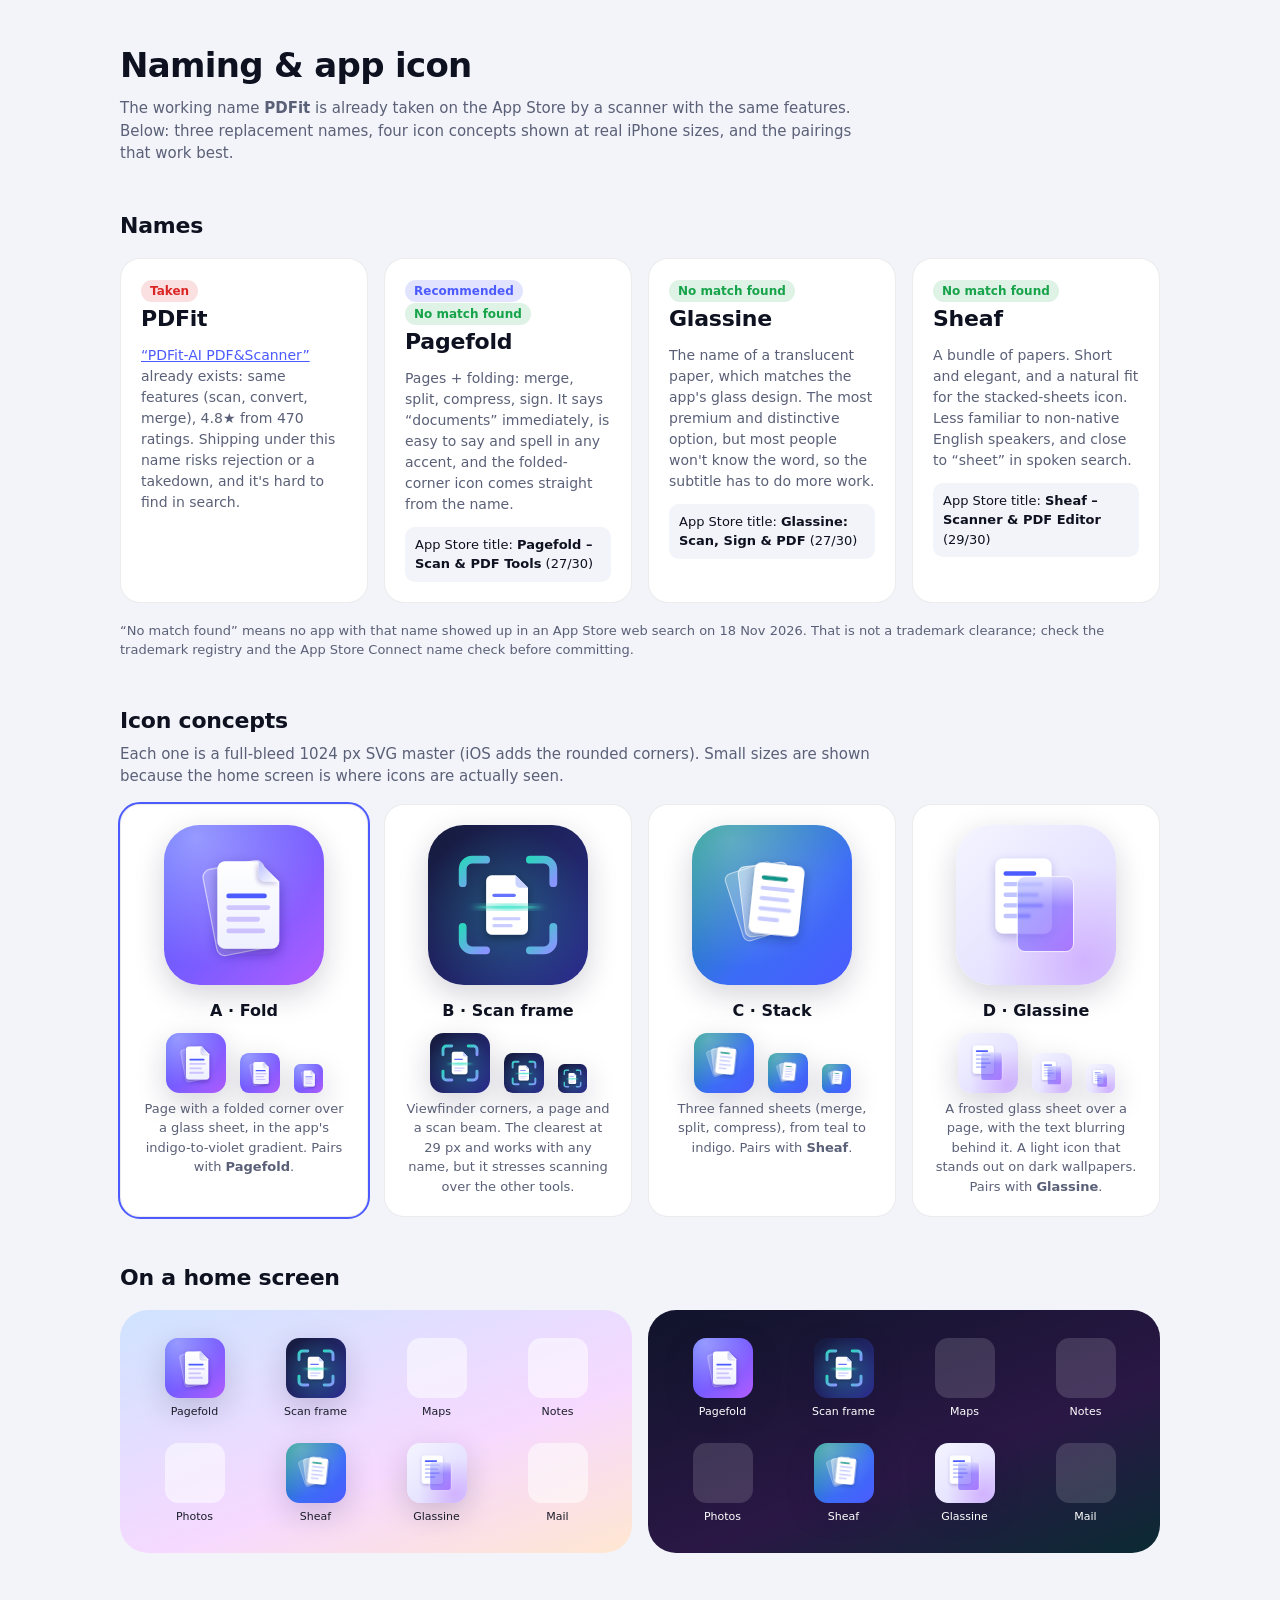
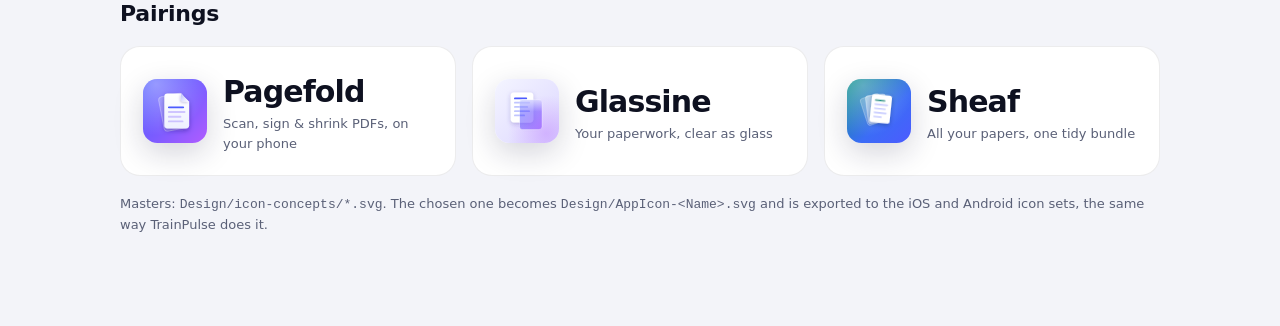
<file: Design/brand-board.html>
<!doctype html>
<html lang="en">
<head>
<meta charset="utf-8">
<meta name="viewport" content="width=device-width, initial-scale=1">
<title>Naming &amp; Icon Board</title>
<style>
  :root { --bg:#F3F4F9; --card:#fff; --text:#0E1120; --muted:#5A6077; --line:rgba(14,17,32,.08); --primary:#4C5BFF; --ok:#16A34A; --warn:#D97706; --bad:#DC2626; }
  @media (prefers-color-scheme: dark) { :root:not([data-theme="light"]) { --bg:#0A0C12; --card:#151824; --text:#F2F3F8; --muted:#9CA2B6; --line:rgba(255,255,255,.08); --primary:#8A94FF; } }
  * { box-sizing: border-box; }
  body { margin:0; background:var(--bg); color:var(--text); font:15px/1.5 -apple-system, BlinkMacSystemFont, "SF Pro Text", Inter, system-ui, sans-serif; }
  main { max-width: 1080px; margin: 0 auto; padding: 40px 20px 80px; }
  h1 { font-size: 34px; letter-spacing: -.02em; margin: 0 0 6px; }
  h2 { font-size: 22px; margin: 44px 0 6px; letter-spacing: -.01em; }
  .lede { color: var(--muted); margin: 0 0 8px; max-width: 760px; }
  .grid { display: grid; gap: 16px; grid-template-columns: repeat(auto-fit, minmax(240px, 1fr)); margin-top: 16px; }
  .card { background: var(--card); border: 1px solid var(--line); border-radius: 20px; padding: 20px; }
  .card h3 { margin: 0 0 2px; font-size: 22px; letter-spacing: -.01em; }
  .tag { display: inline-block; font-size: 12px; font-weight: 700; padding: 2px 9px; border-radius: 99px; margin-right: 6px; }
  .rec { background: color-mix(in srgb, var(--primary) 16%, transparent); color: var(--primary); }
  .ok { background: color-mix(in srgb, var(--ok) 14%, transparent); color: var(--ok); }
  .bad { background: color-mix(in srgb, var(--bad) 14%, transparent); color: var(--bad); }
  .card p { margin: 10px 0 0; color: var(--muted); font-size: 14px; }
  .card .store { margin-top: 12px; font-size: 13px; padding: 8px 10px; border-radius: 10px; background: var(--bg); }
  .card a { color: var(--primary); }
  .icons { display: grid; gap: 16px; grid-template-columns: repeat(auto-fit, minmax(230px, 1fr)); margin-top: 16px; }
  .icon-card { background: var(--card); border: 1px solid var(--line); border-radius: 20px; padding: 20px; text-align: center; }
  .icon-card.recommended { outline: 2px solid var(--primary); }
  .squircle { border-radius: 22.37%; display: block; box-shadow: 0 10px 30px rgba(20,24,60,.18); }
  .big { width: 160px; height: 160px; margin: 0 auto 14px; }
  .sizes { display: flex; gap: 14px; align-items: end; justify-content: center; margin: 10px 0 6px; }
  .s60 { width: 60px; height: 60px; } .s40 { width: 40px; height: 40px; } .s29 { width: 29px; height: 29px; }
  .icon-card h4 { margin: 0; font-size: 16px; }
  .icon-card p { margin: 6px 0 0; color: var(--muted); font-size: 13px; }
  .walls { display: grid; gap: 16px; grid-template-columns: 1fr 1fr; margin-top: 16px; }
  @media (max-width: 720px) { .walls { grid-template-columns: 1fr; } }
  .wall { border-radius: 28px; padding: 28px 18px; display: grid; grid-template-columns: repeat(4, 1fr); gap: 22px 8px; }
  .wall.light { background: linear-gradient(160deg, #cfe3ff, #f6d9ff 60%, #ffe7d1); }
  .wall.dark { background: linear-gradient(160deg, #10142b, #2a1745 60%, #0b2b33); }
  .app { display: flex; flex-direction: column; align-items: center; gap: 6px; font-size: 11px; }
  .wall.light .app { color: #1b1d2a; } .wall.dark .app { color: #fff; }
  .app img, .app .ph { width: 60px; height: 60px; }
  .ph { border-radius: 22.37%; background: rgba(255,255,255,.55); }
  .wall.dark .ph { background: rgba(255,255,255,.14); }
  .lockups { display: grid; gap: 16px; grid-template-columns: repeat(auto-fit, minmax(300px, 1fr)); margin-top: 16px; }
  .lockup { background: var(--card); border: 1px solid var(--line); border-radius: 20px; padding: 22px; display: flex; align-items: center; gap: 16px; }
  .lockup img { width: 64px; height: 64px; }
  .wordmark { font-size: 30px; font-weight: 750; letter-spacing: -.03em; }
  .wordmark small { display: block; font-size: 13px; font-weight: 500; letter-spacing: 0; color: var(--muted); }
  .note { color: var(--muted); font-size: 13px; margin-top: 18px; }
  code { font-size: 13px; }
</style>
</head>
<body>
<main>
  <h1>Naming &amp; app icon</h1>
  <p class="lede">The working name <b>PDFit</b> is already taken on the App Store by a scanner with the same features. Below: three replacement names, four icon concepts shown at real iPhone sizes, and the pairings that work best.</p>

  <h2>Names</h2>
  <div class="grid">
    <div class="card">
      <span class="tag bad">Taken</span>
      <h3>PDFit</h3>
      <p><a href="https://apps.apple.com/app/id6473573055">“PDFit-AI PDF&amp;Scanner”</a> already exists: same features (scan, convert, merge), 4.8★ from 470 ratings. Shipping under this name risks rejection or a takedown, and it's hard to find in search.</p>
    </div>
    <div class="card">
      <span class="tag rec">Recommended</span><span class="tag ok">No match found</span>
      <h3>Pagefold</h3>
      <p>Pages + folding: merge, split, compress, sign. It says “documents” immediately, is easy to say and spell in any accent, and the folded-corner icon comes straight from the name.</p>
      <div class="store">App Store title: <b>Pagefold – Scan &amp; PDF Tools</b> (27/30)</div>
    </div>
    <div class="card">
      <span class="tag ok">No match found</span>
      <h3>Glassine</h3>
      <p>The name of a translucent paper, which matches the app's glass design. The most premium and distinctive option, but most people won't know the word, so the subtitle has to do more work.</p>
      <div class="store">App Store title: <b>Glassine: Scan, Sign &amp; PDF</b> (27/30)</div>
    </div>
    <div class="card">
      <span class="tag ok">No match found</span>
      <h3>Sheaf</h3>
      <p>A bundle of papers. Short and elegant, and a natural fit for the stacked-sheets icon. Less familiar to non-native English speakers, and close to “sheet” in spoken search.</p>
      <div class="store">App Store title: <b>Sheaf – Scanner &amp; PDF Editor</b> (29/30)</div>
    </div>
  </div>
  <p class="note">“No match found” means no app with that name showed up in an App Store web search on 18 Nov 2026. That is not a trademark clearance; check the trademark registry and the App Store Connect name check before committing.</p>

  <h2>Icon concepts</h2>
  <p class="lede">Each one is a full-bleed 1024 px SVG master (iOS adds the rounded corners). Small sizes are shown because the home screen is where icons are actually seen.</p>
  <div class="icons">
    <div class="icon-card recommended">
      <img class="squircle big" src="icon-concepts/A-fold.svg" alt="Concept A, folded page">
      <h4>A · Fold</h4>
      <div class="sizes"><img class="squircle s60" src="icon-concepts/A-fold.svg" alt=""><img class="squircle s40" src="icon-concepts/A-fold.svg" alt=""><img class="squircle s29" src="icon-concepts/A-fold.svg" alt=""></div>
      <p>Page with a folded corner over a glass sheet, in the app's indigo-to-violet gradient. Pairs with <b>Pagefold</b>.</p>
    </div>
    <div class="icon-card">
      <img class="squircle big" src="icon-concepts/B-scan-frame.svg" alt="Concept B, scan frame">
      <h4>B · Scan frame</h4>
      <div class="sizes"><img class="squircle s60" src="icon-concepts/B-scan-frame.svg" alt=""><img class="squircle s40" src="icon-concepts/B-scan-frame.svg" alt=""><img class="squircle s29" src="icon-concepts/B-scan-frame.svg" alt=""></div>
      <p>Viewfinder corners, a page and a scan beam. The clearest at 29 px and works with any name, but it stresses scanning over the other tools.</p>
    </div>
    <div class="icon-card">
      <img class="squircle big" src="icon-concepts/C-stack.svg" alt="Concept C, stacked sheets">
      <h4>C · Stack</h4>
      <div class="sizes"><img class="squircle s60" src="icon-concepts/C-stack.svg" alt=""><img class="squircle s40" src="icon-concepts/C-stack.svg" alt=""><img class="squircle s29" src="icon-concepts/C-stack.svg" alt=""></div>
      <p>Three fanned sheets (merge, split, compress), from teal to indigo. Pairs with <b>Sheaf</b>.</p>
    </div>
    <div class="icon-card">
      <img class="squircle big" src="icon-concepts/D-glassine.svg" alt="Concept D, frosted glass over a page">
      <h4>D · Glassine</h4>
      <div class="sizes"><img class="squircle s60" src="icon-concepts/D-glassine.svg" alt=""><img class="squircle s40" src="icon-concepts/D-glassine.svg" alt=""><img class="squircle s29" src="icon-concepts/D-glassine.svg" alt=""></div>
      <p>A frosted glass sheet over a page, with the text blurring behind it. A light icon that stands out on dark wallpapers. Pairs with <b>Glassine</b>.</p>
    </div>
  </div>

  <h2>On a home screen</h2>
  <div class="walls">
    <div class="wall light">
      <div class="app"><img class="squircle" src="icon-concepts/A-fold.svg" alt="">Pagefold</div>
      <div class="app"><img class="squircle" src="icon-concepts/B-scan-frame.svg" alt="">Scan frame</div>
      <div class="app"><div class="ph"></div>Maps</div>
      <div class="app"><div class="ph"></div>Notes</div>
      <div class="app"><div class="ph"></div>Photos</div>
      <div class="app"><img class="squircle" src="icon-concepts/C-stack.svg" alt="">Sheaf</div>
      <div class="app"><img class="squircle" src="icon-concepts/D-glassine.svg" alt="">Glassine</div>
      <div class="app"><div class="ph"></div>Mail</div>
    </div>
    <div class="wall dark">
      <div class="app"><img class="squircle" src="icon-concepts/A-fold.svg" alt="">Pagefold</div>
      <div class="app"><img class="squircle" src="icon-concepts/B-scan-frame.svg" alt="">Scan frame</div>
      <div class="app"><div class="ph"></div>Maps</div>
      <div class="app"><div class="ph"></div>Notes</div>
      <div class="app"><div class="ph"></div>Photos</div>
      <div class="app"><img class="squircle" src="icon-concepts/C-stack.svg" alt="">Sheaf</div>
      <div class="app"><img class="squircle" src="icon-concepts/D-glassine.svg" alt="">Glassine</div>
      <div class="app"><div class="ph"></div>Mail</div>
    </div>
  </div>

  <h2>Pairings</h2>
  <div class="lockups">
    <div class="lockup"><img class="squircle" src="icon-concepts/A-fold.svg" alt=""><div class="wordmark">Pagefold<small>Scan, sign &amp; shrink PDFs, on your phone</small></div></div>
    <div class="lockup"><img class="squircle" src="icon-concepts/D-glassine.svg" alt=""><div class="wordmark">Glassine<small>Your paperwork, clear as glass</small></div></div>
    <div class="lockup"><img class="squircle" src="icon-concepts/C-stack.svg" alt=""><div class="wordmark">Sheaf<small>All your papers, one tidy bundle</small></div></div>
  </div>

  <p class="note">Masters: <code>Design/icon-concepts/*.svg</code>. The chosen one becomes <code>Design/AppIcon-&lt;Name&gt;.svg</code> and is exported to the iOS and Android icon sets, the same way TrainPulse does it.</p>
</main>
</body>
</html>
</file>
